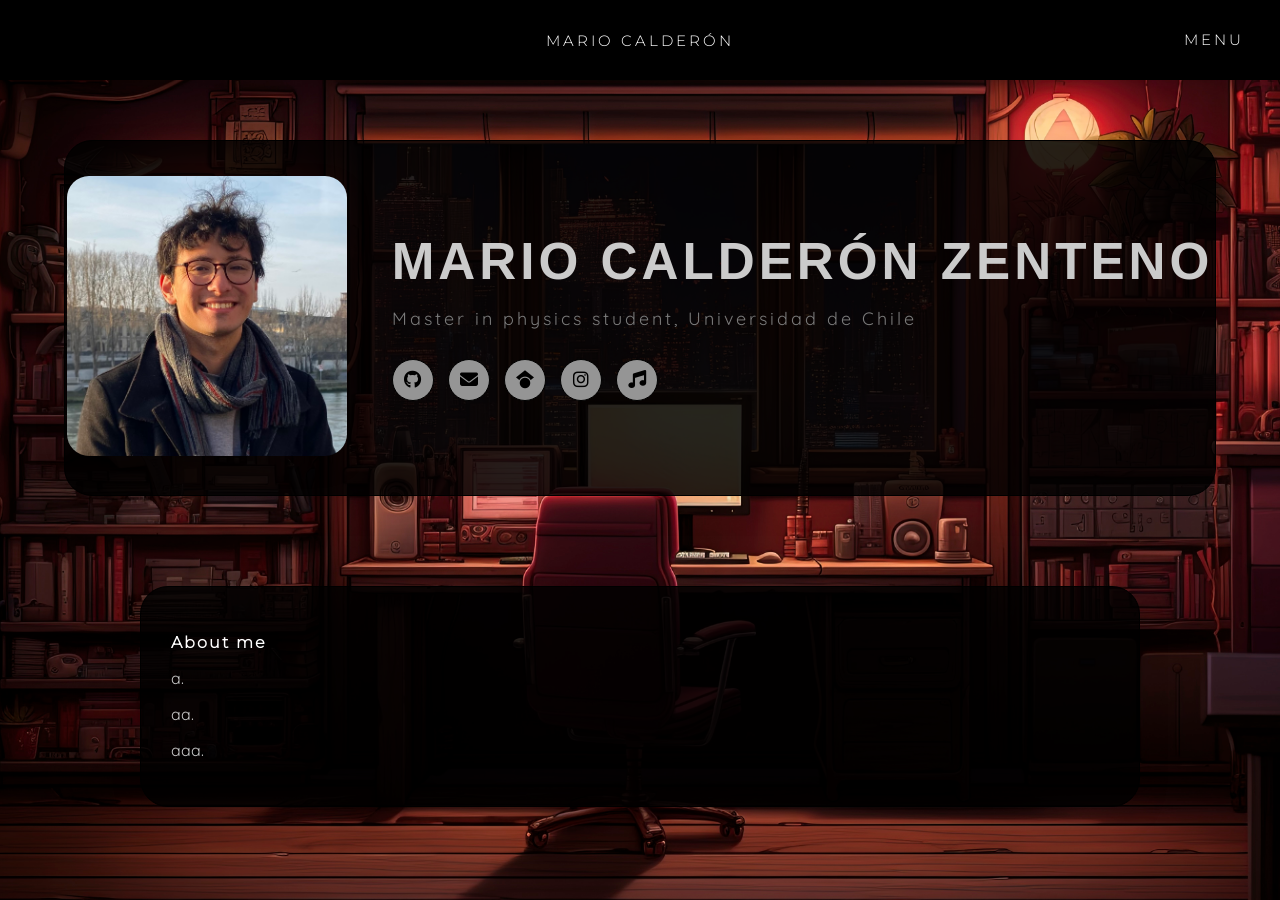
<file: index.html>
<!DOCTYPE html>
<html lang = "en">  
    <head> 
        <meta charset = "UTF-8">
        <meta http-equiv="X-UA-Compatible" content="IE=edge">
        <meta name = "viewport" content = "width=device-width, initial-scale=1.0">
        <link rel="icon" type="image/png" href="images/favicon.png">
        <title>Portfolio</title>
        <link rel="stylesheet" href="style.css">
        <link rel="stylesheet" href="https://cdnjs.cloudflare.com/ajax/libs/font-awesome/6.5.1/css/all.min.css">
    </head>
    <body> 
        <nav class="navbar">
            <div class="navbar-container">
                <div class="left"></div>
                <div class="center"> Mario Calderón</div>
                <div class="dropdown">
                    <button class="cta">
                        <span class="hover-underline-animation"> Menu </span></button>
                    <div class="content">
                        <a class="cta" href="index.html">
                            <span class="hover-underline-animation"> About </span></a>
                        <a class="cta" href="Notes.html">
                            <span class="hover-underline-animation"> Notes </span></a>
                        <a class="cta" href="Research_exp.html">
                            <span class="hover-underline-animation"> Research experience </span></a>
                        <a class="cta" href="Schools.html">
                            <span class="hover-underline-animation"> Schools and Seminars </span></a>

                    </div>
                </div>
            </div>
        </nav>

        <header>
            <div class="header-content">
                <div class="image-content">
                    <img src="images/me.jpg"
                    alt="This is a picture of me">
                </div>

                <div class="text-content">
                  <h1>Mario Calderón Zenteno</h1>
                  <p>Master in physics student, Universidad de Chile</p>

                  <div class="social-buttons">
                    <a href="https://github.com/Mariiocaz" 
                      target="_blank" 
                      class="social-button"
                      title="GitHub">
                      <i class="fa-brands fa-github"></i>
                    </a>

                    <a href="mailto:mario.calderon@ug.uchile.cl" 
                      class="social-button"
                      title="Email">
                      <i class="fa-solid fa-envelope"></i>
                    </a>

                    <a href="#" 
                      target="_blank" 
                      class="social-button"
                      title="Google Scholar">
                      <i class="fa-brands fa-google-scholar"></i>
                    </a>

                     

                    <a href="#" target="_blank" class="social-button" title="Instagram">
                      <i class="fa-brands fa-instagram"></i>
                    </a>

                    <!-- Música general -->
                    <a href="#" target="_blank" class="social-button" title="Music">
                      <i class="fa-solid fa-music"></i>
                    </a>


                  </div>
                </div>
            </div>
        </header>

        <main>
            <section class="content2">  
                <h3 id = "section1">About me</h3>
                <p>a.</p>
                <p>aa. </p>
                <p>aaa.</p>
            </section>
            
            <div></div>
        </main>
        <!-- 
        <footer>
            <div class="footer-container">
                <p>Contact</p>
                <a href="mailto:mario.calderon@ug.uchile.cl"
                target = "_blank" 
                title = "Goes to Mail" 
                class="cta">
                    <span class="hover-underline-animation">mario.calderon@ug.uchile.cl
                    <svg
                    id="arrow-horizontal"
                    xmlns="http://www.w3.org/2000/svg"
                    width="20"
                    height="9"
                    viewBox="15 0 46 16"
                    >
                    <path
                      id="Path_10"
                      data-name="Path 10"
                      d="M8,0,6.545,1.455l5.506,5.506H-30V9.039H12.052L6.545,14.545,8,16l8-8Z"
                      transform="translate(30)"
                    ></path>
                    </svg>
                    </span>
                </a>
                <a href="https://github.com/Mariiocaz" 
                target = "_blank" 
                title = "Goes to Github" 
                class="cta">
                    <span class="hover-underline-animation">Github
                    <svg
                    id="arrow-horizontal"
                    xmlns="http://www.w3.org/2000/svg"
                    width="20"
                    height="10"
                    viewBox="15 0 46 16"
                    >
                    <path
                      id="Path_10"
                      data-name="Path 10"
                      d="M8,0,6.545,1.455l5.506,5.506H-30V9.039H12.052L6.545,14.545,8,16l8-8Z"
                      transform="translate(30)"
                    ></path>
                    </svg>
                    </span>
                </a>
                <a href="https://www.linkedin.com/" 
                target = "_blank" 
                title = "Goes to Linkedin" 
                class="cta">
                    <span class="hover-underline-animation">Linkedin
                    <svg
                    id="arrow-horizontal"
                    xmlns="http://www.w3.org/2000/svg"
                    width="20"
                    height="10"
                    viewBox="15 0 46 16"
                    >
                    <path
                      id="Path_10"
                      data-name="Path 10"
                      d="M8,0,6.545,1.455l5.506,5.506H-30V9.039H12.052L6.545,14.545,8,16l8-8Z"
                      transform="translate(30)"
                    ></path>
                    </svg>
                    </span>
                </a>
            </div>
        </footer>
      -->
    </body>
</html>
</file>
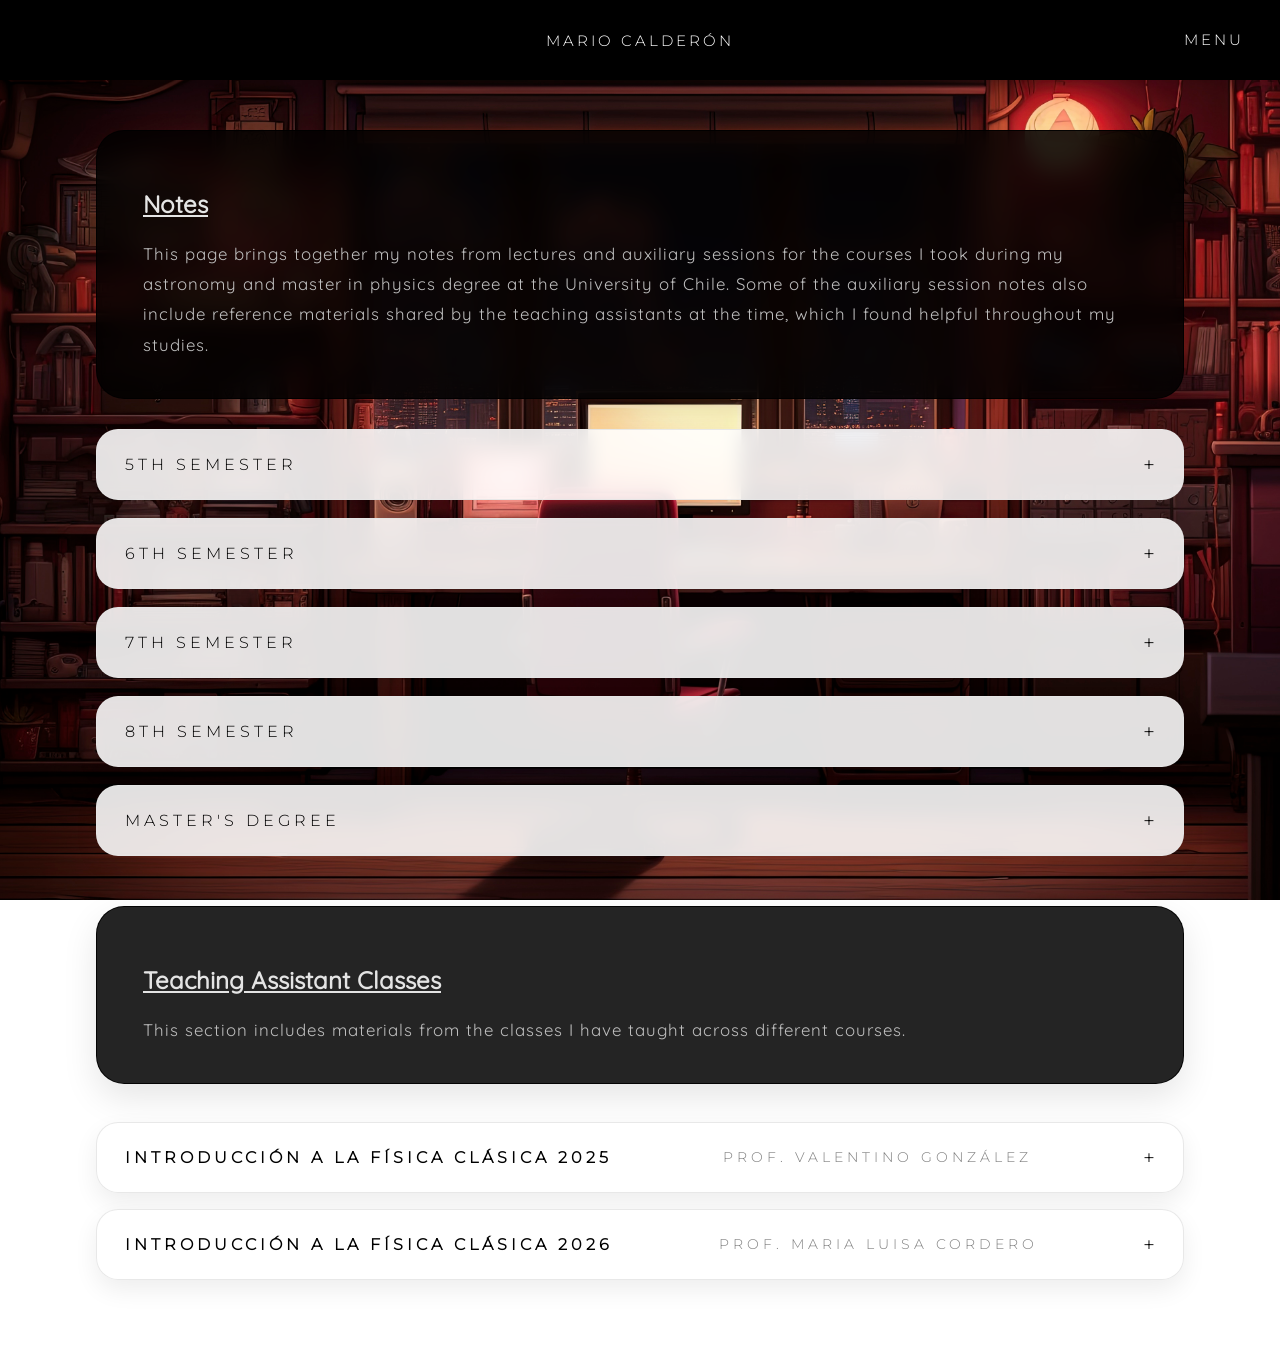
<file: Notes.html>
<!DOCTYPE html>
<html lang = "en">  
    <head> 
        <meta charset = "UTF-8">
        <meta http-equiv="X-UA-Compatible" content="IE=edge">
        <meta name = "viewport" content = "width=device-width, initial-scale=1.0">
        <link rel="icon" type="image/png" href="images/favicon.png">
        <title>Portfolio</title>
        <link rel="stylesheet" href="style.css">
        <link rel="stylesheet" href="style_notes.css">
    </head>
    <body> 
        <nav class="navbar">
            <div class="navbar-container">
                <div class="left"></div>
                <div class="center"> Mario Calderón</div>
                <div class="dropdown">
                    <button class="cta">
                        <span class="hover-underline-animation"> Menu </span></button>
                    <div class="content">
                        <a class="cta" href="index.html">
                            <span class="hover-underline-animation"> About </span></a>
                        <a class="cta" href="Notes.html">
                            <span class="hover-underline-animation"> Notes </span></a>
                        <a class="cta" href="Research_exp.html">
                            <span class="hover-underline-animation"> Research experience </span></a>
                        <a class="cta" href="Schools.html">
                            <span class="hover-underline-animation"> Schools and Seminars </span></a>

                    </div>
                </div>
            </div>
        </nav>
        

        <main style="flex-grow: 1;">
            <section class = "content3">  
                <h1 id="section1"><u>Notes</u></h1>
                <p>This page brings together my notes from lectures and auxiliary sessions for the courses I took during my astronomy and master in physics degree at the University of Chile. Some of the auxiliary session notes also include reference materials shared by the teaching assistants at the time, which I found helpful throughout my studies.</p>
            </section>
            <section class="button-container">
                <button class="button" onclick="toggleDisplay('5th_semester')" style="background-color: rgb(255, 255, 255); color: rgb(11, 47, 164); border-radius: 5px; border: none">5th semester</button>
                <section class="semester" id="5th_semester" style="display: none;">

                    <button class="course-button" onclick="toggleDisplay('Vibraciones')" style="background-color: rgb(255, 255, 255); border-radius: 5px; border: none">
                        <div><strong>Vibraciones y ondas</strong></div>
                        <div style="font-size: 0.9em; color: gray;">Prof. Rodrigo Vicencio</div>
                    </button>
                    <section class="types" id="Vibraciones" style="display: none;">
                        <a class="type" href="5to semestre/Vibraciones_y_ondas-1-20.pdf" target = "_blank">Cátedra I</a>
                        <a class="type" href="5to semestre/Vibraciones_y_ondas-20-40.pdf" target = "_blank">Cátedra II</a>
                        <a class="type" href="5to semestre/Vibraciones_y_ondas-40-134.pdf" target = "_blank">Cátedra III</a>
                        <a class="type" href="5to semestre/Auxiliar Vibras. 2025-02-08 20_16_28.pdf" target = "_blank">Auxiliar</a>
                    </section>

                    <button class="course-button" onclick="toggleDisplay('Proba')" style="background-color: rgb(255, 255, 255); border-radius: 5px; border: none">
                        <div><strong>Probabilidades y estadística</strong></div>
                        <div style="font-size: 0.9em; color: gray;">Prof. Raul Gouet</div>
                    </button>
                    <section class="types" id="Proba" style="display: none;">
                        <a class="type" href="5to semestre/Probabilidades Y Estadistica-1-30_compressed.pdf" target = "_blank">Cátedra I</a>
                        <a class="type" href="5to semestre/Probabilidades Y Estadistica-30-144_compressed.pdf" target = "_blank">Cátedra II</a>
                        <a class="type" href="5to semestre/Auxiliar Probabilidades Y Estadística 2025-02-08 18_36_05.pdf" target="_blank">Auxiliar</a>
                    </section>

                    <button class="course-button" onclick="toggleDisplay('mmf')" style="background-color: rgb(255, 255, 255); border-radius: 5px; border: none">
                        <div><strong>Métodos matemáticos de la física</strong></div>
                        <div style="font-size: 0.9em; color: gray;">Prof. Álvaro Núñez</div>
                    </button>
                    <section class="types" id="mmf" style="display: none;">
                        <a class="type" href="5to semestre/Metodos Matematicos de la Fisica-1-49.pdf" target="_blank">Cátedra I</a>
                        <a class="type" href="5to semestre/Metodos Matematicos de la Fisica-49-145.pdf" target = "_blank">Cátedra II</a>
                    </section>

                    <button class="course-button" onclick="toggleDisplay('numericos')" style="background-color: rgb(255, 255, 255); border-radius: 5px; border: none">
                        <div><strong>Métodos Numéricos para la Ciencia e Ingeniería</strong></div>
                        <div style="font-size: 0.9em; color: gray;">Prof. Valentino González</div>
                    </button>
                    <section class="types" id="numericos" style="display: none;">
                        <a class="type" href="5to semestre/Metodos Matematicos de la Fisica-1-49.pdf" target="_blank">Cátedra I</a>
                        <a class="type" href="5to semestre/Metodos Matematicos de la Fisica-49-145.pdf" target = "_blank">Cátedra II</a>
                    </section>

                    <button class="course-button" onclick="toggleDisplay('exp')" style="background-color: rgb(255, 255, 255); border-radius: 5px; border: none">
                        <div><strong>Astronomía Experimental</strong></div>
                        <div style="font-size: 0.9em; color: gray;">Prof. Leonardo Bronfman and Edgardo Costa</div>
                    </button>
                    <section class="types" id="exp" style="display: none;">
                        <a class="type" href="5to semestre/Metodos Matematicos de la Fisica-1-49.pdf" target="_blank">Cátedra I</a>
                        <a class="type" href="5to semestre/Metodos Matematicos de la Fisica-49-145.pdf" target = "_blank">Cátedra II</a>
                    </section>  
                </section>

                <button class="button" onclick="toggleDisplay('6th_semester')" style="background-color: rgb(255, 255, 255); color: rgb(11, 47, 164); border-radius: 5px; border: none">6th semester</button>
                <section class="semester" id="6th_semester" style="display: none;">

                    <button class="course-button" onclick="toggleDisplay('Electrodinámica')" style="background-color: rgb(255, 255, 255); border-radius: 5px; border: none">
                        <div><strong>Electrodinámica</strong></div>
                        <div style="font-size: 0.9em; color: gray;">Prof. Rodrigo Arias</div>
                    </button>
                    <section class="types" id="Electrodinámica" style="display: none;">
                        <a class="type" href="6to semestre/Electrodinamica-1-65.pdf" target="_blank">Cátedra I</a>
                        <a class="type" href="6to semestre/Electrodinamica-65-129.pdf" target="_blank">Cátedra II</a>
                    </section>

                    <button class="course-button" onclick="toggleDisplay('Clásica')" style="background-color: rgb(255, 255, 255); border-radius: 5px; border: none">
                        <div><strong>Mecánica clásica</strong></div>
                        <div style="font-size: 0.9em; color: gray;">Prof. Fernando Lund</div>
                    </button>
                    <section class="types" id="Clásica" style="display: none;">
                        <a class="type" href="6to semestre/Mecánica Clásica 2025-02-08 20_08_33.pdf" target="_blank">Cátedra</a>
                        <a class="type" href="6to semestre/Aux. Mecanica Clasica.pdf" target="_blank">Auxiliar</a>
                    </section>

                    <button class="course-button" onclick="toggleDisplay('moderna')" style="background-color: rgb(255, 255, 255); border-radius: 5px; border: none">
                        <div><strong>Física Moderna</strong></div>
                        <div style="font-size: 0.9em; color: gray;">Prof. Mauricio Sturla</div>
                    </button>
                    <section class="types" id="moderna" style="display: none;">
                        <a class="type" href="6to semestre/Mecánica Clásica 2025-02-08 20_08_33.pdf" target="_blank">Cátedra</a>
                        <a class="type" href="6to semestre/Aux. Mecanica Clasica.pdf" target="_blank">Auxiliar</a>
                    </section>

                    <button class="course-button" onclick="toggleDisplay('estrellas')" style="background-color: rgb(255, 255, 255); border-radius: 5px; border: none">
                        <div><strong>Astrofísica de Estrellas</strong></div>
                        <div style="font-size: 0.9em; color: gray;">Prof. Simón Casassus</div>
                    </button>
                    <section class="types" id="estrellas" style="display: none;">
                        <a class="type" href="6to semestre/Mecánica Clásica 2025-02-08 20_08_33.pdf" target="_blank">Cátedra</a>
                        <a class="type" href="6to semestre/Aux. Mecanica Clasica.pdf" target="_blank">Auxiliar</a>
                    </section>
                </section>
                
                <button class="button" onclick="toggleDisplay('7th_semester')" style="background-color: rgb(255, 255, 255); color: rgb(11, 47, 164); border-radius: 5px; border: none">7th semester</button>
                <section class="semester" id="7th_semester" style="display: none;">

                    <button class="course-button" onclick="toggleDisplay('Cuántica')" style="background-color: rgb(255, 255, 255); border-radius: 5px; border: none">
                        <div><strong>Mecánica cuántica</strong></div>
                        <div style="font-size: 0.9em; color: gray;">Prof. Hugo Arellano</div>
                    </button>
                    <section class="types" id="Cuántica" style="display: none;">
                        <a class="type" href="7mo semestre/Cuantica.pdf" target="_blank">Cátedra</a>
                        <a class="type" href="7mo semestre/Aux Cuantica.pdf" target="_blank">Auxiliar</a>
                    </section>
                    <button class="course-button" onclick="toggleDisplay('galaxias')" style="background-color: rgb(255, 255, 255); border-radius: 5px; border: none">
                        <div><strong>Astrofísica de Galaxias</strong></div>
                        <div style="font-size: 0.9em; color: gray;">Prof. Ricardo Muñoz</div>
                    </button>
                    <section class="types" id="galaxias" style="display: none;">
                        <a class="type" href="7mo semestre/Cuantica.pdf" target="_blank">Cátedra</a>
                        <a class="type" href="7mo semestre/Aux Cuantica.pdf" target="_blank">Auxiliar</a>
                    </section>

                    <button class="course-button" onclick="toggleDisplay('info')" style="background-color: rgb(255, 255, 255); border-radius: 5px; border: none">
                        <div><strong>Astroinformática</strong></div>
                        <div style="font-size: 0.9em; color: gray;">Prof. Valentino González and Francisco Forster</div>
                    </button>
                    <section class="types" id="info" style="display: none;">
                        <a class="type" href="7mo semestre/Cuantica.pdf" target="_blank">Cátedra</a>
                        <a class="type" href="7mo semestre/Aux Cuantica.pdf" target="_blank">Auxiliar</a>
                    </section>
                </section>
                
                <button class="button" onclick="toggleDisplay('8th_semester')" style="background-color: rgb(255, 255, 255); color: rgb(11, 47, 164); border-radius: 5px; border: none">8th semester</button>
                <section class="semester" id="8th_semester" style="display: none;">

                    <button class="course-button" onclick="toggleDisplay('Mesta')" style="background-color: rgb(255, 255, 255); border-radius: 5px; border: none">
                        <div><strong>Mecánica estadística</strong></div>
                        <div style="font-size: 0.9em; color: gray;">Prof. Álvaro Núñez</div>
                    </button>
                    <section class="types" id="Mesta" style="display: none;">
                        <a class="type" href="8vo semestre/Mecánica Estadística.pdf" target="_blank">Cátedra</a>
                        <a class="type" href="8vo semestre/Estudio Mesta.pdf" target="_blank">Material extra</a>
                    </section>

                    <button class="course-button" onclick="toggleDisplay('Cosmo')" style="background-color: rgb(255, 255, 255); border-radius: 5px; border: none">
                        <div><strong>Cosmología</strong></div>
                        <div style="font-size: 0.9em; color: gray;">Prof. Domenico Sapone</div>
                    <section class="types" id="Cosmo" style="display: none;">
                        <a class="type" href="8vo semestre/Cosmologia-1-30_compressed.pdf" target="_blank">Cátedra I</a>
                        <a class="type" href="8vo semestre/Cosmologia-30-50.pdf" target="_blank">Cátedra II</a>
                        <a class="type" href="8vo semestre/Cosmologia-50-75.pdf" target="_blank">Cátedra III</a>
                    </section>
                </section>

                <button class="button" onclick="toggleDisplay('Master')" style="background-color: rgb(255, 255, 255); color: rgb(11, 47, 164); border-radius: 5px; border: none">Master's degree</button>
                <section class="semester" id="Master" style="display: none;">

                    <button class="course-button" onclick="toggleDisplay('rg')" style="background-color: rgb(255, 255, 255); border-radius: 5px; border: none">
                        <div><strong>Relatividad General</strong></div>
                        <div style="font-size: 0.9em; color: gray;">Prof. Gonzalo Palma</div>
                    </button>
                    <section class="types" id="rg" style="display: none;">
                        <a class="type" href="Master_1/Cu%C3%A1ntica%20II_compressed-1-70.pdf" target="_blank">Cátedra I</a>
                        <a class="type" href="Master_1/Cu%C3%A1ntica%20II_compressed-71-106.pdf" target="_blank">Cátedra II</a>
                        <a class="type" href="Master_1/Cu%C3%A1ntica%20II_compressed-107-140.pdf" target="_blank">Cátedra III</a>
                    </section>
                </section>
                <script>
                    function toggleDisplay(id) {
                        var element = document.getElementById(id);
                        if (element.style.display === "none") {
                            element.style.display = "block";
                        } else {
                            element.style.display = "none";
                        }
                    }
                </script>
            </section>
            <section class="content3">  
                    <h1 id="section1"><u>Teaching Assistant Classes</u></h1>
                    <p>This section includes materials from the classes I have taught across different courses.</p>
                </section>
                <section class="button-container">
                    <section class="semester">
                        <button class="button" onclick="toggleDisplay('cl_2025')" style="background-color: rgb(255, 255, 255); border-radius:5px; border: none; margin: 0 0 16px 0;">
                            <div><strong>Introducción a la Física Clásica 2025</strong></div>
                            <div style="font-size: 0.9em; color: gray;">Prof. Valentino González</div>
                        </button>
                        <section class="types" id="cl_2025" style="display: none;">
                            <a class="type" href="Documentos/Pauta%20Aux%20Electro-1-40.pdf" target="_blank">Auxiliares I</a>
                            <a class="type" href="Documentos/Pauta%20Aux%20Electro-41-80.pdf" target="_blank">Auxiliares II</a>
                        </section>

                        <button class="button" onclick="toggleDisplay('cl_2026')" style="background-color: rgb(255, 255, 255); border-radius: 5px; border: none; margin: 0 0 16px 0;">
                            <div><strong>Introducción a la Física Clásica 2026</strong></div>
                            <div style="font-size: 0.9em; color: gray;">Prof. Maria Luisa Cordero</div>
                        </button>
                        <section class="types" id="cl_2026" style="display: none;">
                            <a class="type" href="Documentos/Pauta%20Aux%20Electro-1-40.pdf" target="_blank">Auxiliares I</a>
                            <a class="type" href="Documentos/Pauta%20Aux%20Electro-41-80.pdf" target="_blank">Auxiliares II</a>
                        </section>
                    </section>
                    <script>
                        function toggleDisplay(id) {
                            var element = document.getElementById(id);
                            if (element.style.display === "none") {
                                element.style.display = "block";
                            } else {
                                element.style.display = "none";
                            }
                        }
                    </script>
                </section>
        </main>
    </body>
</html>
</file>
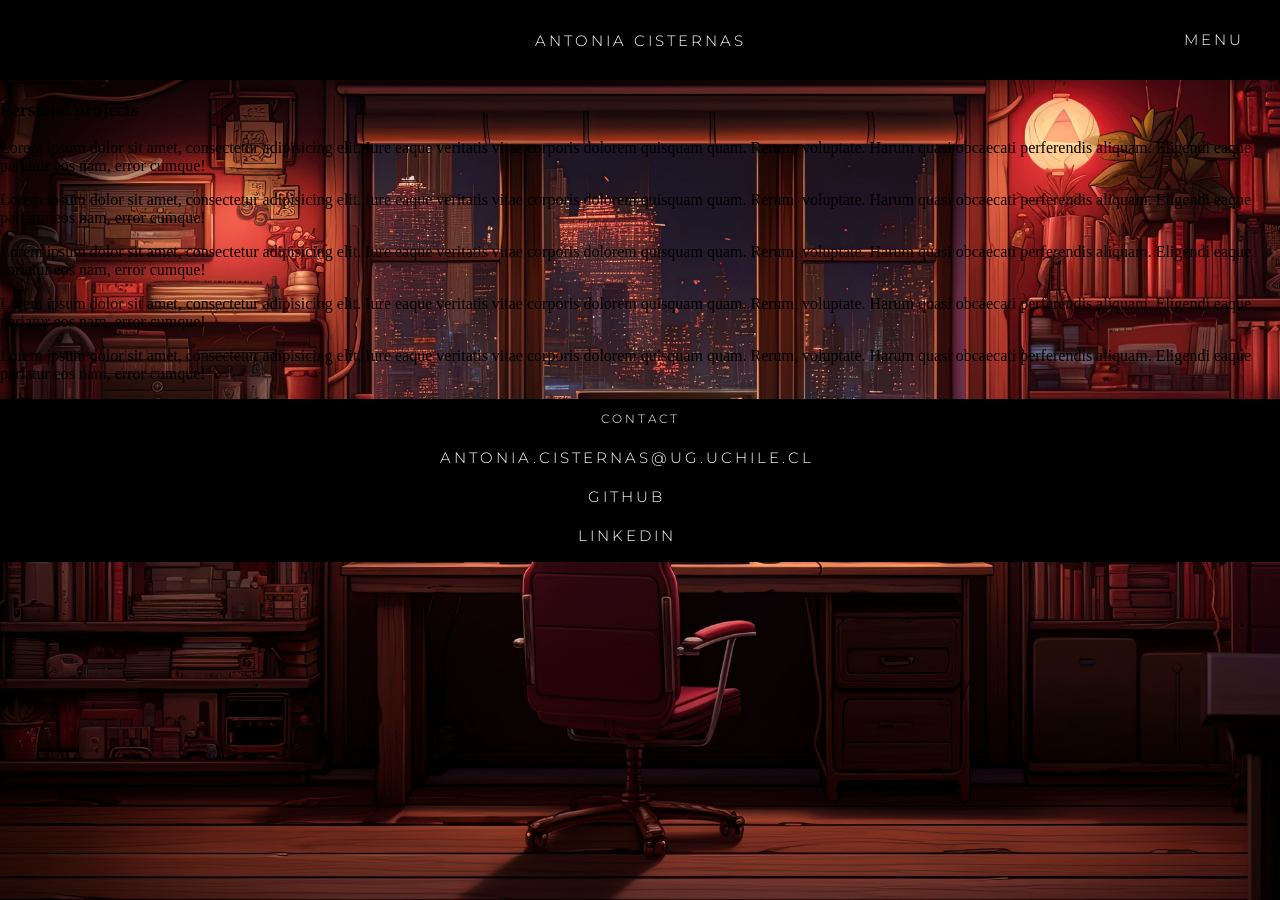
<file: Personal_projects.html>
<!DOCTYPE html>
<html lang = "en">  
    <head> 
        <meta charset = "UTF-8">
        <meta http-equiv="X-UA-Compatible" content="IE=edge">
        <meta name = "viewport" content = "width=device-width, initial-scale=1.0">
        <link rel="icon" type="image/png" href="images/favicon.png">
        <title>Portfolio</title>
        <link rel="stylesheet" href="style.css">
    </head>
    <body> 
        <nav class="navbar">
            <div class="navbar-container">
                <div class="left"></div>
                <div class="center"> ANTONIA CISTERNAS</div>
                <div class="dropdown">
                    <button class="cta">
                        <span class="hover-underline-animation"> Menu </span></button>
                    <div class="content">
                        <a class="cta" href="index.html">
                            <span class="hover-underline-animation"> About </span></a>
                        <a class="cta" href="Notes.html">
                            <span class="hover-underline-animation"> Notes </span></a>
                        <a class="cta" href="Research_exp.html">
                            <span class="hover-underline-animation"> Research experience </span></a>
                        <a class="cta" href="Schools.html">
                            <span class="hover-underline-animation"> Schools and Seminars </span></a>

                    </div>
                </div>
            </div>
        </nav>
        

        <main>
            <section>  
                <h3>Personal projects</h3>

                <p>Lorem ipsum dolor sit amet, consectetur adipisicing elit. Iure eaque veritatis vitae corporis dolorem quisquam quam. Rerum, voluptate. Harum quasi obcaecati perferendis aliquam. Eligendi eaque pariatur eos nam, error cumque!</p>
                <p>Lorem ipsum dolor sit amet, consectetur adipisicing elit. Iure eaque veritatis vitae corporis dolorem quisquam quam. Rerum, voluptate. Harum quasi obcaecati perferendis aliquam. Eligendi eaque pariatur eos nam, error cumque!</p>
                <p>Lorem ipsum dolor sit amet, consectetur adipisicing elit. Iure eaque veritatis vitae corporis dolorem quisquam quam. Rerum, voluptate. Harum quasi obcaecati perferendis aliquam. Eligendi eaque pariatur eos nam, error cumque!</p>
                <p>Lorem ipsum dolor sit amet, consectetur adipisicing elit. Iure eaque veritatis vitae corporis dolorem quisquam quam. Rerum, voluptate. Harum quasi obcaecati perferendis aliquam. Eligendi eaque pariatur eos nam, error cumque!</p>
                <p>Lorem ipsum dolor sit amet, consectetur adipisicing elit. Iure eaque veritatis vitae corporis dolorem quisquam quam. Rerum, voluptate. Harum quasi obcaecati perferendis aliquam. Eligendi eaque pariatur eos nam, error cumque!</p>

            </section>
            
            <div></div>
        </main>

        <footer>
            <div class="footer-container">
                <p>Contact</p>
                <a href="mailto:antonia.cisternas@ug.uchile.cl"
                target = "_blank" 
                title = "Goes to Mail" 
                class="cta">
                    <span class="hover-underline-animation">antonia.cisternas@ug.uchile.cl
                    <svg
                    id="arrow-horizontal"
                    xmlns="http://www.w3.org/2000/svg"
                    width="20"
                    height="9"
                    viewBox="15 0 46 16"
                    >
                    <path
                      id="Path_10"
                      data-name="Path 10"
                      d="M8,0,6.545,1.455l5.506,5.506H-30V9.039H12.052L6.545,14.545,8,16l8-8Z"
                      transform="translate(30)"
                    ></path>
                    </svg>
                    </span>
                </a>
                <a href="https://github.com/antoniacisternas" 
                target = "_blank" 
                title = "Goes to Github" 
                class="cta">
                    <span class="hover-underline-animation">Github
                    <svg
                    id="arrow-horizontal"
                    xmlns="http://www.w3.org/2000/svg"
                    width="20"
                    height="10"
                    viewBox="15 0 46 16"
                    >
                    <path
                      id="Path_10"
                      data-name="Path 10"
                      d="M8,0,6.545,1.455l5.506,5.506H-30V9.039H12.052L6.545,14.545,8,16l8-8Z"
                      transform="translate(30)"
                    ></path>
                    </svg>
                    </span>
                </a>
                <a href="https://www.linkedin.com/in/antonia-sofía-cisternas-belloni-48b21a2b0/" 
                target = "_blank" 
                title = "Goes to Linkedin" 
                class="cta">
                    <span class="hover-underline-animation">Linkedin
                    <svg
                    id="arrow-horizontal"
                    xmlns="http://www.w3.org/2000/svg"
                    width="20"
                    height="10"
                    viewBox="15 0 46 16"
                    >
                    <path
                      id="Path_10"
                      data-name="Path 10"
                      d="M8,0,6.545,1.455l5.506,5.506H-30V9.039H12.052L6.545,14.545,8,16l8-8Z"
                      transform="translate(30)"
                    ></path>
                    </svg>
                    </span>
                </a>
            </div>
        </footer>
    </body>
</html>
</file>
<file: style.css>
@font-face {
    src: url(fonts/Roboto/static/Roboto-Light.ttf);
    font-family: Roboto-Light;
}

@font-face {
    src: url(fonts/Raleway/static/Raleway-Regular.ttf);
    font-family: Raleway;
}

@font-face {
    src: url(fonts/Quicksand/static/Quicksand-Regular.ttf);
    font-family: Quicksand;
}

@font-face {
    src: url(fonts/Montserrat/static/Montserrat-Regular.ttf);
    font-family: Montserrat;
}

@font-face {
    src: url(fonts/Montserrat/static/Montserrat-Light.ttf);
    font-family: Montserrat-Light;
}

@font-face {
    src: url(fonts/Baskervville/Baskervville-Regular.ttf);
    font-family: Baskervville;
}

@font-face {
    src: url(fonts/Merriweather/Merriweather-Light.ttf);
    font-family: Merriweather-Light;
}


*{
    box-sizing: border-box; /* This makes sure that padding and border are included in the element's total width and height */
}

body{
    margin: 0px;

    background-image: url("images/background.jpg");
    background-size: cover;
    background-position: center;
    background-repeat: no-repeat;
    background-attachment: fixed;

    min-height: 100vh;
    display: flex;
    flex-direction: column;
}

.navbar{
    position: sticky;
    top: 0;
    width: 100%;
    z-index: 1000;
}


.navbar-container{
    position: relative;

    list-style-type: none;
    margin: 0px;
    padding: 0px 36px;

    height: 80px;
    width: 100%;

    background-color: rgba(0, 0, 0, 1);
    backdrop-filter: blur(10px);
    color: rgb(255, 255, 255);

    display: flex;
    align-items: center;
    justify-content: flex-end;

    overflow: visible;
}

.navbar-container .left{
    display: none;
}

.navbar-container .center{
    position: absolute;
    left: 50%;
    transform: translateX(-50%);

    font-family: Montserrat-Light, Quicksand, Montserrat;
    letter-spacing: 3px;
    font-size: 15px;
    text-transform: uppercase;
    text-align: center;

    padding: 0;
    white-space: nowrap;
}

.dropdown{
    position: relative;
    margin-left: auto;
    display: inline-block;
    
}

.dropdown button{
    background-color: transparent;
    border: none;
    cursor: pointer;

    font-family: Montserrat-Light, Quicksand, Montserrat;
    letter-spacing: 6px;
    font-size: 20px;
    text-transform: uppercase;
    text-align: center;

    padding: 10px 0px 14px 0px;
    
    
}

.dropdown a{
    display: inline-block;
    color: rgb(0, 0, 0);
    text-decoration: none;

    padding: 8px 0px;

    white-space: nowrap;
}

.dropdown .content{
    display: none;

    position: absolute;
    top: 100%;
    right: -36px;

    min-width: 320px;

    background-color: rgba(0, 0, 0, 1);
    backdrop-filter: blur(10px);

    border-top: 1px solid rgba(0, 0, 0, 0.08);
    border-left: 1px solid rgba(0, 0, 0, 0.4);
    border-bottom: 1px solid rgba(0, 0, 0, 0.4);

    border-radius: 0px 0px 0px 28px;
    box-shadow: 0px 20px 35px rgba(0, 0, 0, 0.12);

    font-family: Montserrat-Light, Quicksand, Montserrat;
    text-align: right;

    padding: 28px 36px 34px 36px;
    
}

.dropdown:hover .content{
    display: flex;
    flex-direction: column;
    align-items: flex-end;
    gap: 22px;
    
}

.dropdown .content span{
    white-space: nowrap;
    letter-spacing: 3px;
    font-size: 15px;
    color: rgb(255, 255, 255);
}

/* From Uiverse.io by alexmaracinaru */ 
.cta {
    border: none;
    background: none;
    cursor: pointer;
}

.cta span{
    padding-bottom: 7px;
    letter-spacing: 3px;
    font-size: 15px;
    padding-right: 0px;
    text-transform: uppercase;
    color: rgb(255, 255, 255);
    
}

.hover-underline-animation {
    position: relative;
    color: rgb(255, 255, 255);
    padding-bottom: 20px;
}

.hover-underline-animation:after {
    content: "";
    position: absolute;
    width: 100%;
    transform: scaleX(0);
    height: 2px;
    bottom: 0;
    left: 0;
    background-color: rgb(255, 255, 255);
    transform-origin: bottom right;
    transition: transform 0.25s ease-out;
}

.cta:hover .hover-underline-animation:after {
    transform: scaleX(1);
    transform-origin: bottom left;
}

.header-content {
    font-family: Helvetica, Arial, sans-serif;
    color: rgb(203, 203, 203);

    display: flex;
    align-items: center;
    justify-content: center;
    gap: 45px;

    width: 90%;
    max-width: 1300px;
    margin: 60px auto 50px auto;
    padding: 35px 50px;
    

    background-color: rgba(0, 0, 0, 0.85);
    border: 1px solid rgb(0, 0, 0);
    border-radius: 28px;
    box-shadow: 0px 12px 35px rgba(0, 0, 0, 0.08);
}

.header-content h1 {
    text-transform: uppercase;
    line-height: 1.05em;
    font-weight: 700;
    font-size: clamp(1.8rem, 4vw, 3.6rem);
    letter-spacing: 4px;
    margin: 0 0 18px 0;
    white-space: nowrap;
}

.header-content p {
    font-family: Quicksand, Montserrat-Light, Raleway, Montserrat;
    font-size: clamp(0.9rem, 1.4vw, 1.25rem);
    font-weight: normal;
    letter-spacing: 3px;
    line-height: 1.4em;
    margin: 0;
    color: rgb(122, 122, 122);
    white-space: nowrap;
}

.text-content {
    text-align: left;
    flex: 1;
    text-wrap: balance;
    margin-left: 0;
}

.image-content {
    flex-shrink: 0;
    width: 280px;
    max-width: 35%;
}

.image-content img {
    width: 100%;
    height: auto;
    border-radius: 22px;
    box-shadow: 0px 10px 25px rgba(0, 0, 0, 0.15);
}

@media (max-width: 700px) {
    .header-content {
        flex-direction: column;
        width: 90%;
        padding: 30px;
        gap: 30px;
        margin: 40px auto;
        text-align: center;
    }

    .image-content {
        max-width: 100%;
        width: 220px;
    }

    .text-content {
        text-align: left;
        flex: 1;
        text-wrap: balance;
        margin-left: 0;
    }

    .header-content h1 {
        font-size: clamp(2rem, 12vw, 3.5rem);
        letter-spacing: 4px;
    }

    .header-content p {
        font-size: 1.1rem;
        letter-spacing: 3px;
    }

    .social-buttons {
    justify-content: flex-start;
    margin-top: 24px;
    }
}

.content2{
    font-family: Quicksand, Montserrat-Light, Raleway, Montserrat;
    color: rgb(203, 203, 203);
    font-size: 1em; 
    font-weight: normal;

    width: 85%;
    max-width: 1000px;
    margin: 40px auto;
    padding: 30px;

    border-radius: 16px;

    background-color: rgba(0, 0, 0, 0.85);
    border: 1px solid rgb(0, 0, 0);
    border-radius: 28px;
    box-shadow: 0px 12px 35px rgba(0, 0, 0, 0.08);
}


   


.content{
    font-family: Quicksand, Montserrat-Light, Raleway, Montserrat;
    font-size: 1em; 
    font-weight: normal;
    font-size: normal;

    width: 100%;
    padding: 2%;
}

.content2 #section1{
    letter-spacing: 2px;
    font-size: 1em;
    text-decoration: none;
    color: rgb(255, 255, 255);
    font-family: Montserrat-Light, Quicksand, Montserrat;

}

.footer-container{
    clear:both; /*clear a float*/
    color: rgb(255, 255, 255);
    list-style-type: none;
    background-color: rgb(0, 0, 0);
    width: 100%;
    display: flex;
    flex-direction: column;
    align-items: center;
    justify-content: center;

    text-decoration: none;
    font-family: Montserrat-Light, Quicksand, Montserrat;
    letter-spacing: 3px;
    font-size: 12px;
    text-transform: uppercase;
    text-align: center;

    padding: 0px;
    padding-bottom: 7px;
}



.footer-container a{
    background-color: transparent;
    border: none;
    cursor: pointer;
    font-family: Montserrat-Light, Quicksand, Montserrat;    
    display: inline-block;
    color: rgb(0, 0, 0);
    text-decoration: none;
    padding: 10px 15px;
    margin: 0 auto

}

.social-buttons {
    display: flex;
    gap: 14px;
    margin-top: 28px;
    align-items: center;
}

.social-button {
    width: 42px;
    height: 42px;

    display: flex;
    align-items: center;
    justify-content: center;

    border: 1px solid rgb(0, 0, 0);
    border-radius: 50%;

    color: black;
    background-color: rgb(149, 149, 149);
    text-decoration: none;

    font-size: 18px;

    transition: transform 0.2s ease, 
                box-shadow 0.2s ease, 
                background-color 0.2s ease;
}

.social-button:hover {
    transform: translateY(-3px);
    background-color: rgb(255, 255, 255);
    color: rgb(0, 0, 0);
    box-shadow: 0px 8px 18px rgba(0, 0, 0, 0.15);
}

.social-buttons {
    display: flex;
    justify-content: flex-start;
    gap: 14px;
    margin-top: 28px;
    align-items: center;
}

/*
.cta svg {
    transform: translateX(-8px);
    transition: all 0.3s ease;
  }
  
  .cta:hover svg {
    transform: translateX(0);
  }
  
  .cta:active svg {
    transform: scale(0.9);
  }
    */

a > svg {
    position: absolute;
    width: 100%;
    height: 100%;
    display: flex;
    }

/* icon style and hover */
a svg {
    position:relative;
    width: 20px;
    right: 0;
    top: 50%;
    transform: translateY(-50%) rotate(-50deg);
    transition: 0.2s ease-out;
  }
  
a:hover svg {
    transform: translateY(-50%) rotate(-90deg);

  }
</file>
<file: style_notes.css>
main {
    flex-grow: 1;
}


.content{
    font-family: Quicksand, Montserrat-Light, Raleway, Montserrat;
    font-size: 1em; 
    font-weight: normal;
    font-size: normal;

    width: 100%;
    padding: 2%;
}

/* Intro cards */
.content3 {
    width: 85%;
    max-width: 1300px;
    margin: 50px auto 30px auto;
    padding: 38px 46px;

    background-color: rgba(0, 0, 0, 0.86);
    backdrop-filter: blur(12px);

    border: 1px solid rgba(0, 0, 0, 0.9);
    border-radius: 28px;
    box-shadow: 0px 14px 35px rgba(0, 0, 0, 0.10);
    color: rgb(228, 228, 228);

    font-family: Quicksand, Montserrat-Light, Raleway, Montserrat;
}

.content3 p {
    max-width: 1200px;
    margin: 0;

    font-size: 1.05rem;
    line-height: 1.8;
    letter-spacing: 1px;
    color: rgb(190, 190, 190);
}


.content h1 {
    margin: 0 0 18px 0;

    font-family: Helvetica, Arial, sans-serif;
    font-size: clamp(2.1rem, 5vw, 4rem);
    line-height: 1;
    letter-spacing: 6px;
    text-transform: uppercase;
}

.content p {
    max-width: 850px;
    margin: 0;

    font-size: 1.05rem;
    line-height: 1.8;
    letter-spacing: 1px;
    color: rgb(45, 45, 45);
}

/* Container for semester buttons */
.button-container {
    width: 85%;
    max-width: 1100px;
    margin: 0 auto 50px auto;

    display: flex;
    flex-direction: column;
    gap: 18px;

    font-family: Quicksand, Montserrat-Light, Raleway, Montserrat;
}

/* Semester main buttons */
.button-container .button {
    width: 100%;

    display: flex;
    align-items: center;
    justify-content: space-between;

    padding: 22px 28px;
    margin: 0;

    cursor: pointer;

    background-color: rgba(255, 255, 255, 0.88) !important;
    backdrop-filter: blur(10px);

    border: 1px solid rgba(230, 230, 230, 0.9) !important;
    border-radius: 22px !important;

    color: black !important;

    font-family: Montserrat-Light, Quicksand, Montserrat !important;
    font-size: 1rem;
    letter-spacing: 4px;
    text-transform: uppercase;

    box-shadow: 0px 10px 25px rgba(0, 0, 0, 0.07);

    transition: transform 0.2s ease,
                box-shadow 0.2s ease,
                background-color 0.2s ease;
}

.button-container .button:hover {
    transform: translateY(-3px);
    box-shadow: 0px 16px 32px rgba(0, 0, 0, 0.12);
    background-color: rgba(255, 255, 255, 0.96) !important;
}



/* Add small plus symbol after semester buttons */
.button-container .button::after {
    content: "+";
    font-size: 1.3rem;
    letter-spacing: 0;
}

/* Semester area */
.button-container .semester {
    width: 100%;
    margin: 0 0 16px 0;

    padding: 8px 0 4px 0;

    align-items: stretch;
    text-align: left;
}

/* Course cards */
.button-container .semester .course-button {
    width: 80%;

    display: flex;
    flex-direction: column;
    align-items: flex-start;

    gap: 7px;

    padding: 24px 28px;
    margin: 12px 0;

    cursor: pointer;

    background-color: rgba(255, 255, 255, 0.82) !important;
    backdrop-filter: blur(10px);

    border: 1px solid rgba(235, 235, 235, 0.95) !important;
    border-radius: 22px !important;

    color: black !important;
    text-align: left;
    text-decoration: none;

    font-family: Quicksand, Montserrat-Light, Raleway, Montserrat !important;

    box-shadow: 0px 8px 22px rgba(0, 0, 0, 0.06);

    transition: transform 0.2s ease,
                box-shadow 0.2s ease,
                border-color 0.2s ease;
}



.button-container .semester .course-button:hover {
    transform: translateY(-2px);
    box-shadow: 0px 14px 30px rgba(0, 0, 0, 0.10);
    border-color: rgba(0, 0, 0, 0.18) !important;
}

/* Course title */
.button-container .semester .course-button strong {
    font-family: Montserrat-Light, Quicksand, Montserrat;
    font-size: 1.1rem;
    letter-spacing: 2px;
    text-transform: uppercase;
}

/* Professor / assistant text */
.button-container .semester .course-button div:not(:first-child) {
    font-size: 0.95rem !important;
    color: rgb(90, 90, 90) !important;
    letter-spacing: 1px;
}



/* Type/link container */
.button-container .semester .types {
    width: 100%;

    margin: 0 0 20px 0;
    padding: 6px 0 16px 0;

    text-align: left;
}

/* PDF links */
.button-container .semester .types .type {
    display: inline-flex;
    align-items: center;
    justify-content: center;

    width: auto;
    min-width: 150px;

    margin: 8px 8px 8px 0;
    padding: 12px 18px;

    background-color: rgba(255, 255, 255, 0.9);
    border: 1px solid rgba(220, 220, 220, 0.9);
    border-radius: 999px;

    color: black;
    text-decoration: none;

    font-family: Montserrat-Light, Quicksand, Montserrat;
    font-size: 0.85rem;
    letter-spacing: 2px;
    text-transform: uppercase;

    box-shadow: 0px 6px 16px rgba(0, 0, 0, 0.05);

    transition: transform 0.2s ease,
                background-color 0.2s ease,
                color 0.2s ease,
                box-shadow 0.2s ease;
}

.button-container .semester .types .type:hover {
    transform: translateY(-2px);
    background-color: black;
    color: white;
    box-shadow: 0px 12px 24px rgba(0, 0, 0, 0.14);
}


/* Mobile */
@media (max-width: 700px) {
    .content,
    .button-container {
        width: 90%;
    }

    .content {
        padding: 30px 26px;
        margin-top: 35px;
    }

    .content h1 {
        font-size: 2.2rem;
        letter-spacing: 4px;
    }

    .content p {
        font-size: 0.98rem;
        line-height: 1.65;
    }

    .button-container .button {
        padding: 20px 22px;
        font-size: 0.9rem;
        letter-spacing: 3px;
    }

    .button-container .semester .course-button {
        padding: 22px;
    }

    .button-container .semester .course-button strong {
        font-size: 1rem;
    }

    .button-container .semester .types .type {
        width: 100%;
        margin-right: 0;
    }
}
</file>
